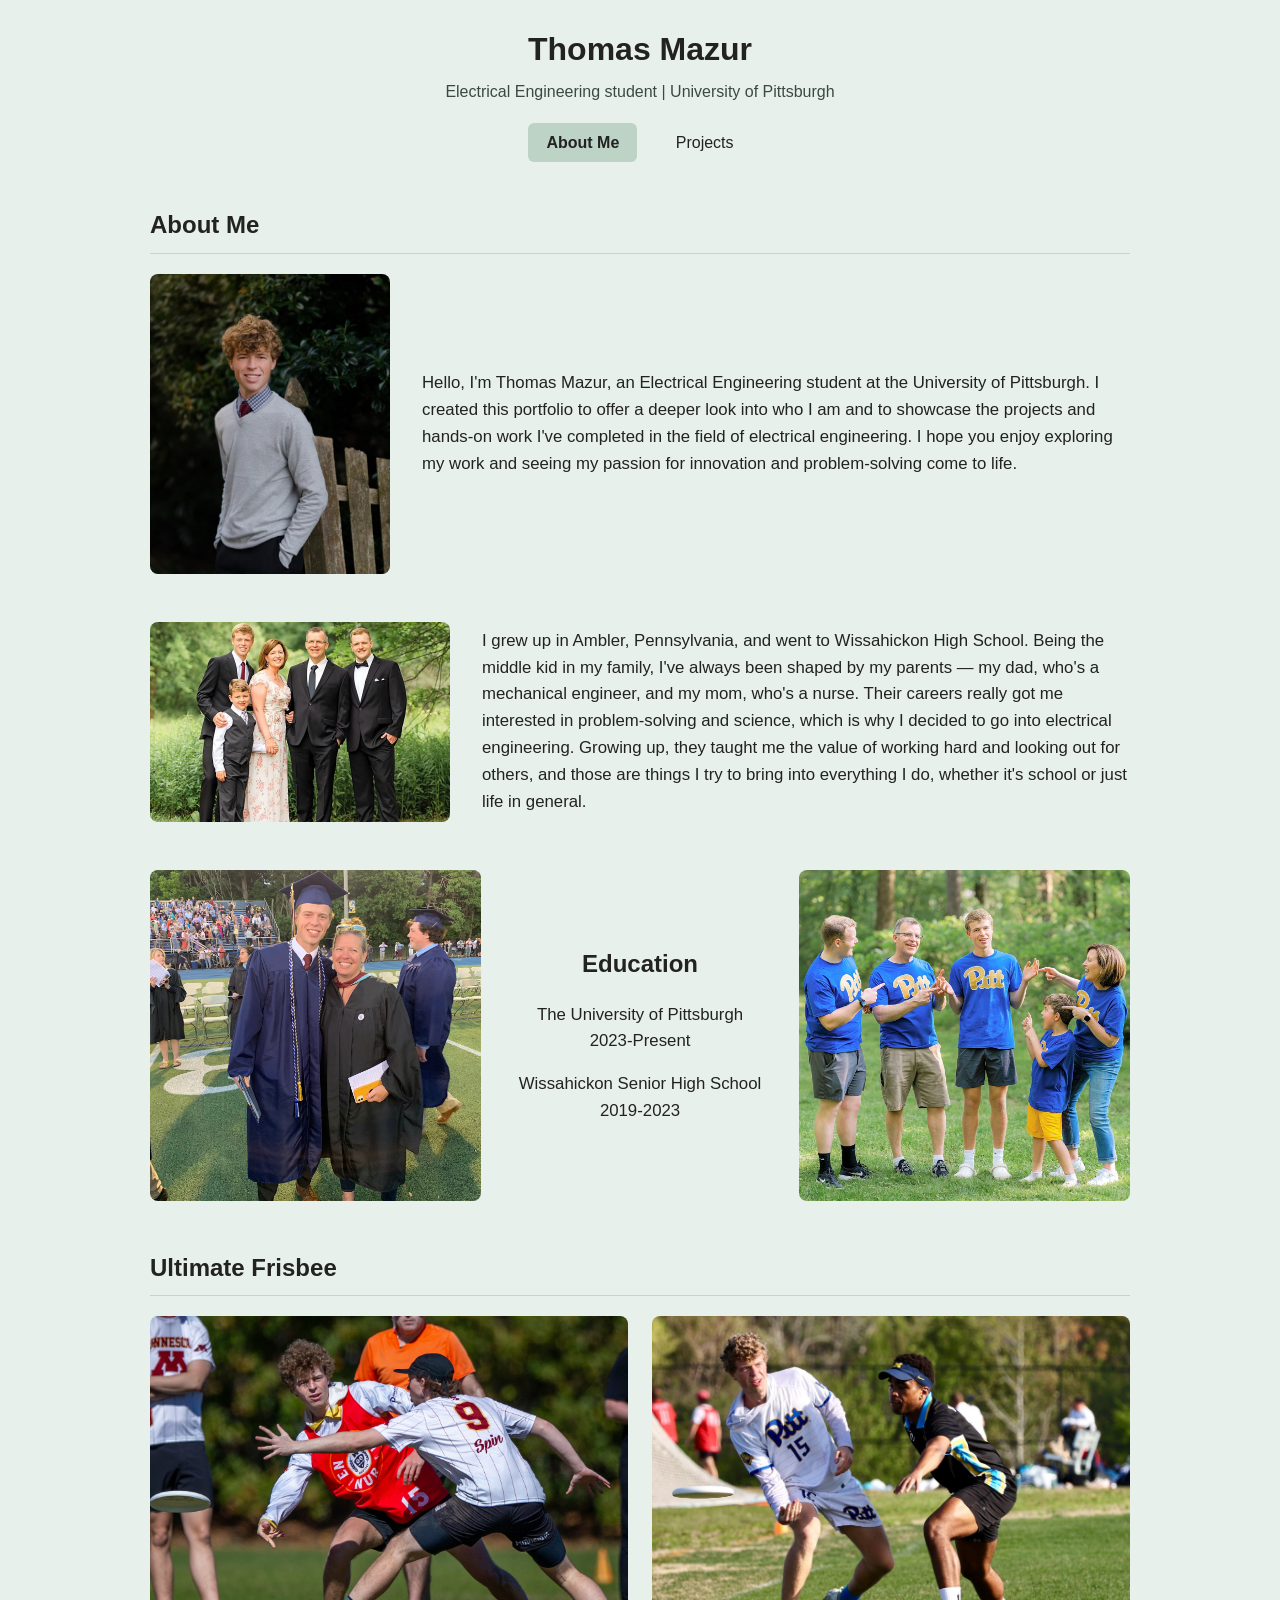
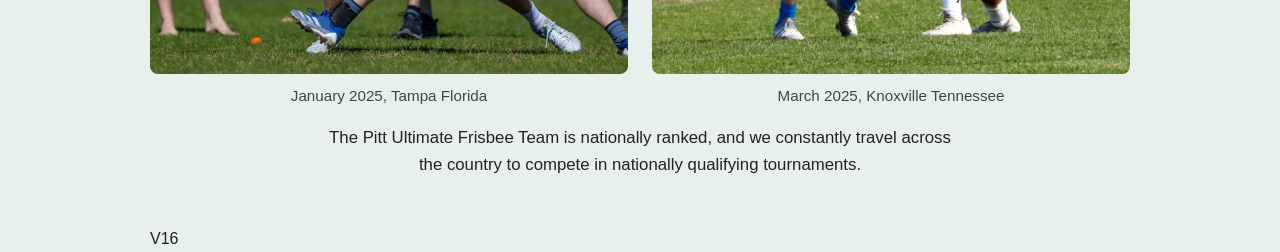
<file: index.html>
<!DOCTYPE html>
<html lang="en">
<head>
  <meta charset="UTF-8">
  <meta name="viewport" content="width=device-width, initial-scale=1">
  <title>About Me | Thomas Mazur</title>
  <link rel="stylesheet" href="style.css">
</head>
<body>
  <header>
    <h1>Thomas Mazur</h1>
    <p>Electrical Engineering student | University of Pittsburgh</p>
    <nav>
      <a href="index.html" class="active">About Me</a>
      <a href="projects.html">Projects</a>
    </nav>
  </header>

  <main>
    <h2>About Me</h2>
    <section class="intro-section">
      <figure class="intro-photo">
        <img src="mages/solo_photo.jpg" alt="Portrait of Thomas Mazur">
      </figure>
      <p class="intro-text">
        Hello, I'm Thomas Mazur, an Electrical Engineering student at the University of Pittsburgh. I created this portfolio to offer a deeper look into who I am and to showcase the projects and hands-on work I've completed in the field of electrical engineering. I hope you enjoy exploring my work and seeing my passion for innovation and problem-solving come to life.
      </p>
    </section>

    <section class="about-section">
      <figure class="about-photo">
        <img src="mages/Family_Photo.jpg" alt="Thomas Mazur with his family">
      </figure>
      <p class="about-text">
        I grew up in Ambler, Pennsylvania, and went to Wissahickon High School. Being the middle kid in my family, I've always been shaped by my parents — my dad, who's a mechanical engineer, and my mom, who's a nurse. Their careers really got me interested in problem-solving and science, which is why I decided to go into electrical engineering. Growing up, they taught me the value of working hard and looking out for others, and those are things I try to bring into everything I do, whether it's school or just life in general.
      </p>
    </section>

    <section class="education-section">
      <figure class="edu-photo">
        <img src="mages/graduation.jpg" alt="Thomas Mazur at his high school graduation">
      </figure>
      <div class="edu-text">
        <h2 class="edu-heading">Education</h2>
        <p class="edu-school">
          The University of Pittsburgh<br>
          2023-Present
        </p>
        <p class="edu-school">
          Wissahickon Senior High School<br>
          2019-2023
        </p>
      </div>
      <figure class="edu-photo">
        <img src="mages/family_pitt.jpg" alt="Thomas Mazur and his family wearing Pitt shirts">
      </figure>
    </section>

    <h2>Ultimate Frisbee</h2>
    <section class="photo-row">
      <figure>
        <img src="mages/florida_warmup_flick_huck.jpg" alt="Pitt Ultimate player defending in Tampa, Florida">
        <figcaption>January 2025, Tampa Florida</figcaption>
      </figure>

      <figure>
        <img src="mages/jose_flick.jpg" alt="Pitt Ultimate player throwing a flick in Knoxville, Tennessee">
        <figcaption>March 2025, Knoxville Tennessee</figcaption>
      </figure>
    </section>

    <p class="team-caption">
      The Pitt Ultimate Frisbee Team is nationally ranked, and we constantly travel across the country to compete in nationally qualifying tournaments.
    </p>
  </main>

  <footer class="version" id="site-version"></footer>
  <script src="version.js"></script>
</body>
</html>
</file>
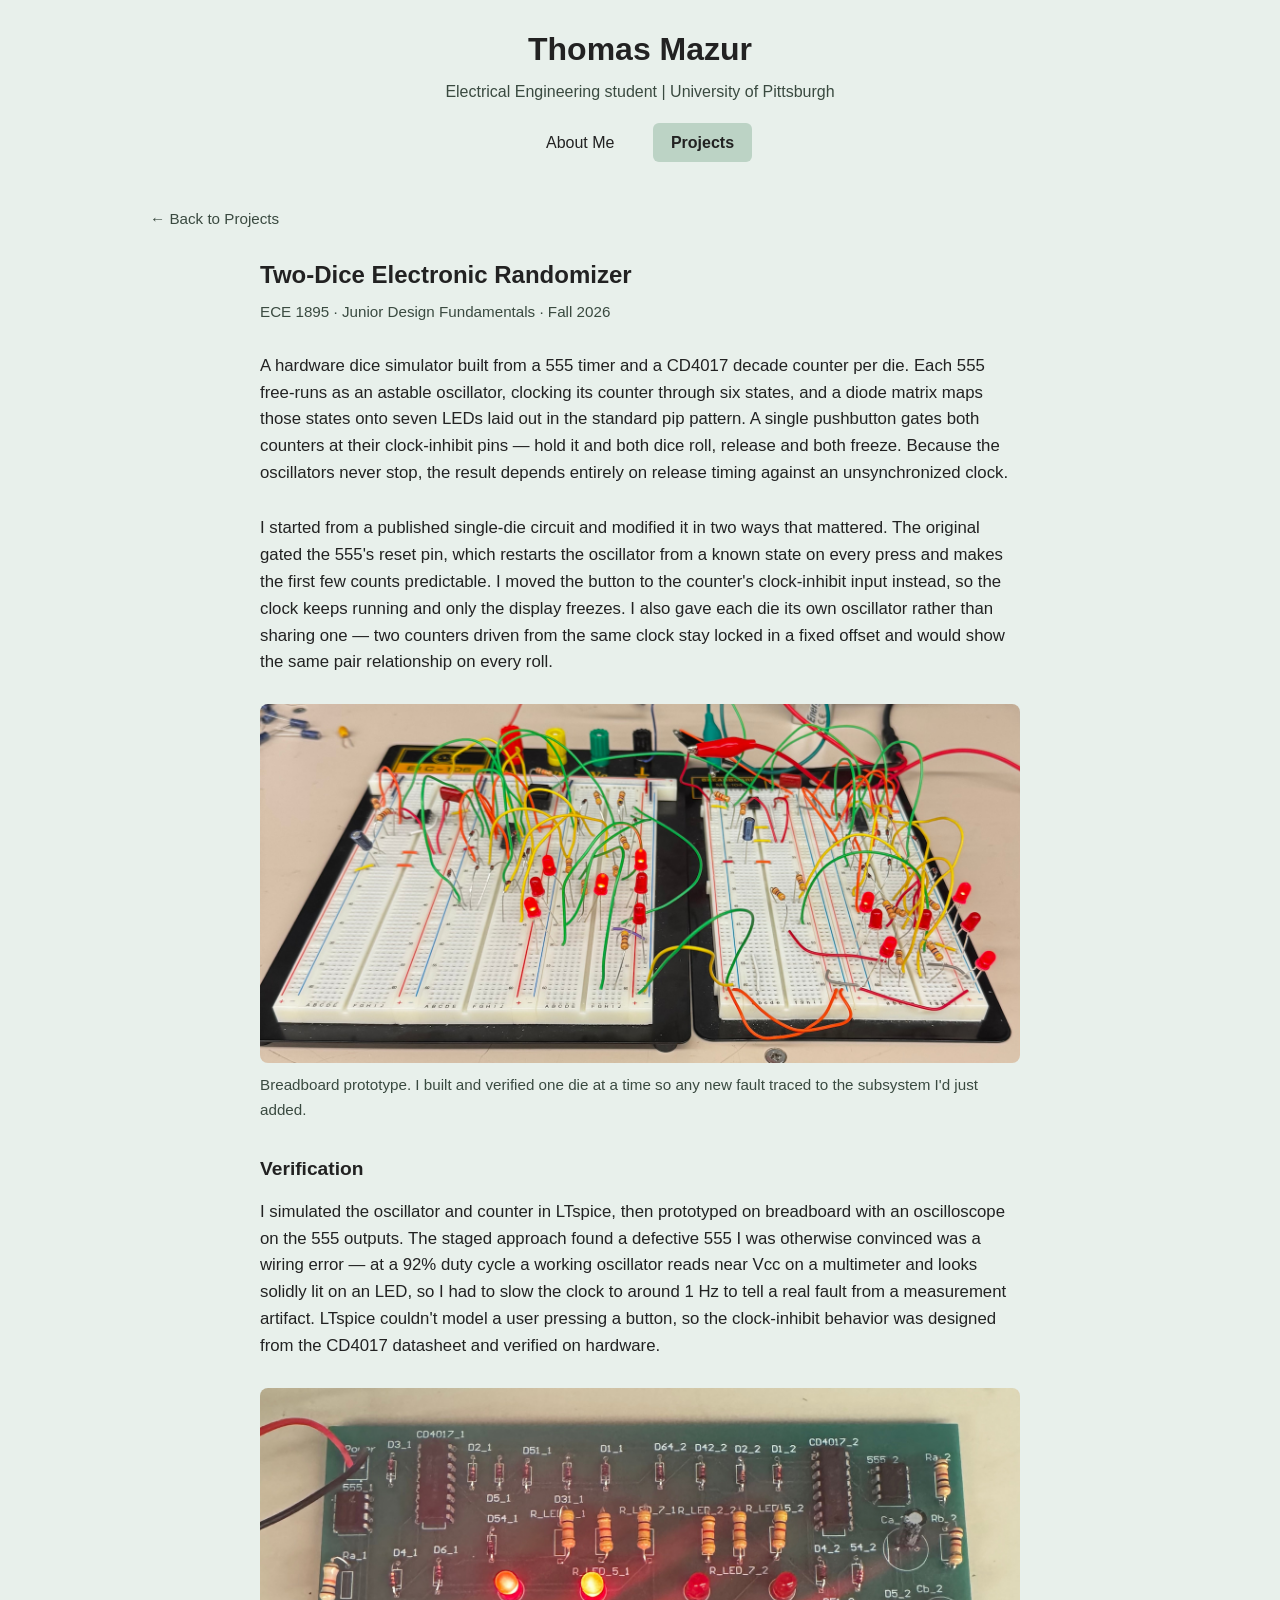
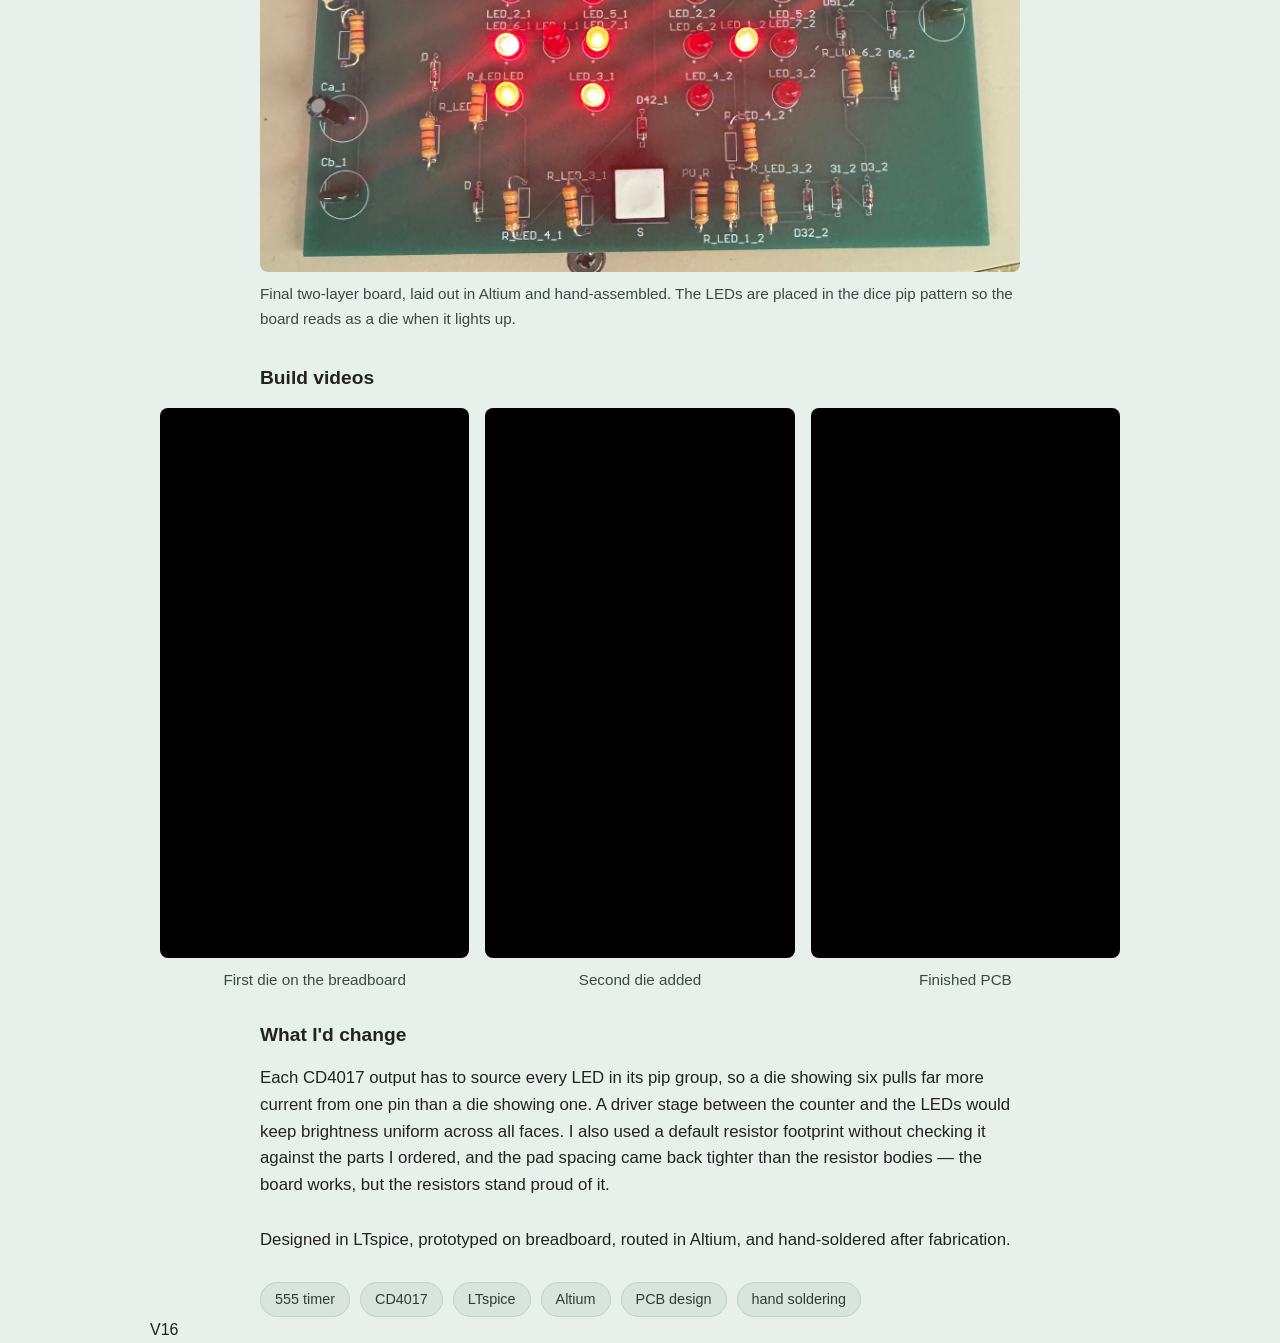
<file: dice-randomizer.html>
<!DOCTYPE html>
<html lang="en">
<head>
  <meta charset="UTF-8">
  <meta name="viewport" content="width=device-width, initial-scale=1">
  <title>Two-Dice Electronic Randomizer | Thomas Mazur</title>
  <link rel="stylesheet" href="style.css">
</head>
<body>
  <header>
    <h1>Thomas Mazur</h1>
    <p>Electrical Engineering student | University of Pittsburgh</p>
    <nav>
      <a href="index.html">About Me</a>
      <a href="projects.html" class="active">Projects</a>
    </nav>
  </header>

  <main>
    <p class="back-link"><a href="projects.html">← Back to Projects</a></p>

    <article class="project-detail">
      <h2>Two-Dice Electronic Randomizer</h2>
      <p class="project-meta">ECE 1895 · Junior Design Fundamentals · Fall 2026</p>

      <p>
        A hardware dice simulator built from a 555 timer and a CD4017 decade counter per die. Each 555 free-runs as an astable oscillator, clocking its counter through six states, and a diode matrix maps those states onto seven LEDs laid out in the standard pip pattern. A single pushbutton gates both counters at their clock-inhibit pins — hold it and both dice roll, release and both freeze. Because the oscillators never stop, the result depends entirely on release timing against an unsynchronized clock.
      </p>

      <p>
        I started from a published single-die circuit and modified it in two ways that mattered. The original gated the 555's reset pin, which restarts the oscillator from a known state on every press and makes the first few counts predictable. I moved the button to the counter's clock-inhibit input instead, so the clock keeps running and only the display freezes. I also gave each die its own oscillator rather than sharing one — two counters driven from the same clock stay locked in a fixed offset and would show the same pair relationship on every roll.
      </p>

      <figure class="project-figure">
        <img src="mages/555_sim_breadboard.jpg" alt="Breadboard prototype of the two-dice randomizer">
        <figcaption>
          Breadboard prototype. I built and verified one die at a time so any new fault traced to the subsystem I'd just added.
        </figcaption>
      </figure>

      <h3>Verification</h3>
      <p>
        I simulated the oscillator and counter in LTspice, then prototyped on breadboard with an oscilloscope on the 555 outputs. The staged approach found a defective 555 I was otherwise convinced was a wiring error — at a 92% duty cycle a working oscillator reads near Vcc on a multimeter and looks solidly lit on an LED, so I had to slow the clock to around 1 Hz to tell a real fault from a measurement artifact. LTspice couldn't model a user pressing a button, so the clock-inhibit behavior was designed from the CD4017 datasheet and verified on hardware.
      </p>

      <figure class="project-figure">
        <img src="mages/Finished_pcb_pic.jpg" alt="Final two-layer PCB with LEDs arranged in a dice pip pattern">
        <figcaption>
          Final two-layer board, laid out in Altium and hand-assembled. The LEDs are placed in the dice pip pattern so the board reads as a die when it lights up.
        </figcaption>
      </figure>

      <section class="video-section">
        <h3>Build videos</h3>
        <div class="video-row">
          <figure class="video">
            <div class="video-frame">
              <iframe src="https://www.youtube.com/embed/OQvZ_WvP3nw" title="First die on the breadboard" allow="accelerometer; autoplay; clipboard-write; encrypted-media; gyroscope; picture-in-picture; web-share" allowfullscreen></iframe>
            </div>
            <figcaption>First die on the breadboard</figcaption>
          </figure>

          <figure class="video">
            <div class="video-frame">
              <iframe src="https://www.youtube.com/embed/ho9SvhmZh_g" title="Second die added to the breadboard" allow="accelerometer; autoplay; clipboard-write; encrypted-media; gyroscope; picture-in-picture; web-share" allowfullscreen></iframe>
            </div>
            <figcaption>Second die added</figcaption>
          </figure>

          <figure class="video">
            <div class="video-frame">
              <iframe src="https://www.youtube.com/embed/RK1j9eI2jDo" title="Finished PCB" allow="accelerometer; autoplay; clipboard-write; encrypted-media; gyroscope; picture-in-picture; web-share" allowfullscreen></iframe>
            </div>
            <figcaption>Finished PCB</figcaption>
          </figure>
        </div>
      </section>

      <h3>What I'd change</h3>
      <p>
        Each CD4017 output has to source every LED in its pip group, so a die showing six pulls far more current from one pin than a die showing one. A driver stage between the counter and the LEDs would keep brightness uniform across all faces. I also used a default resistor footprint without checking it against the parts I ordered, and the pad spacing came back tighter than the resistor bodies — the board works, but the resistors stand proud of it.
      </p>

      <p>
        Designed in LTspice, prototyped on breadboard, routed in Altium, and hand-soldered after fabrication.
      </p>

      <ul class="tools">
        <li>555 timer</li>
        <li>CD4017</li>
        <li>LTspice</li>
        <li>Altium</li>
        <li>PCB design</li>
        <li>hand soldering</li>
      </ul>
    </article>
  </main>

  <footer class="version" id="site-version"></footer>
  <script src="version.js"></script>
</body>
</html>
</file>
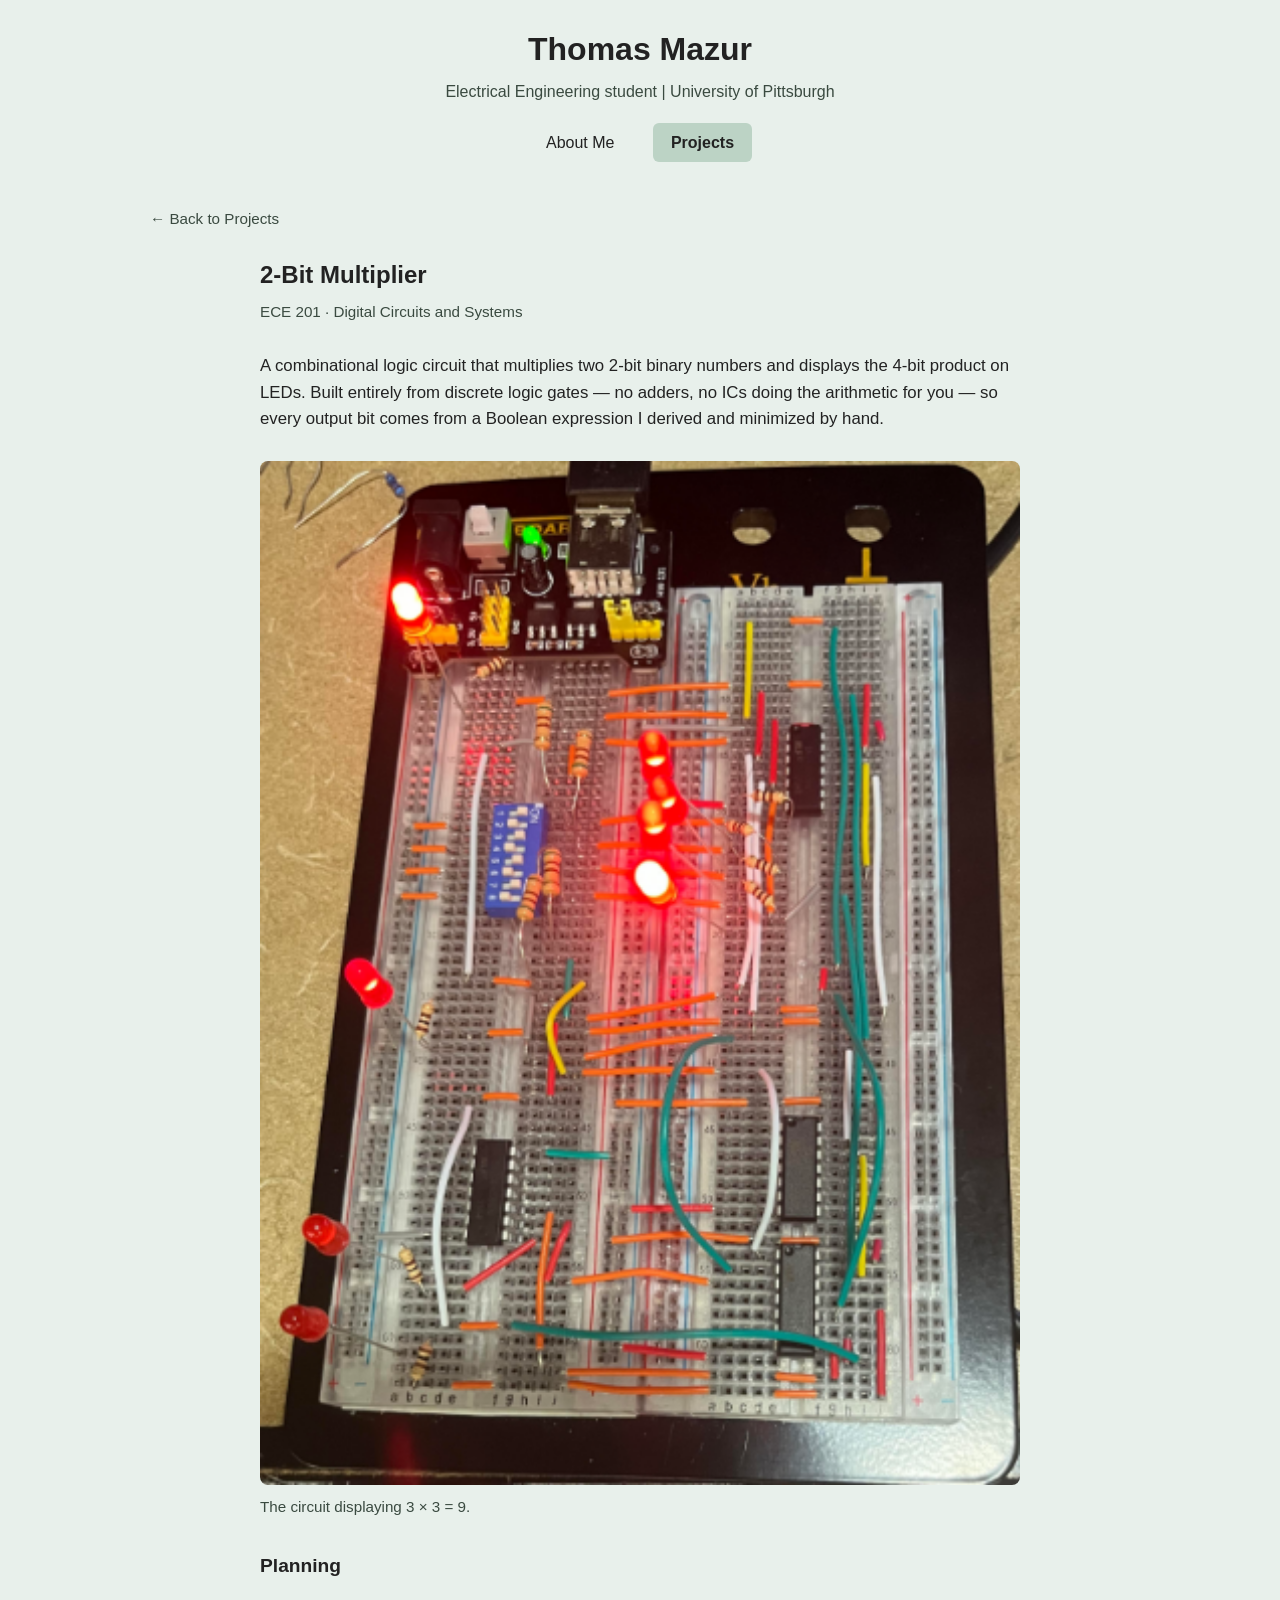
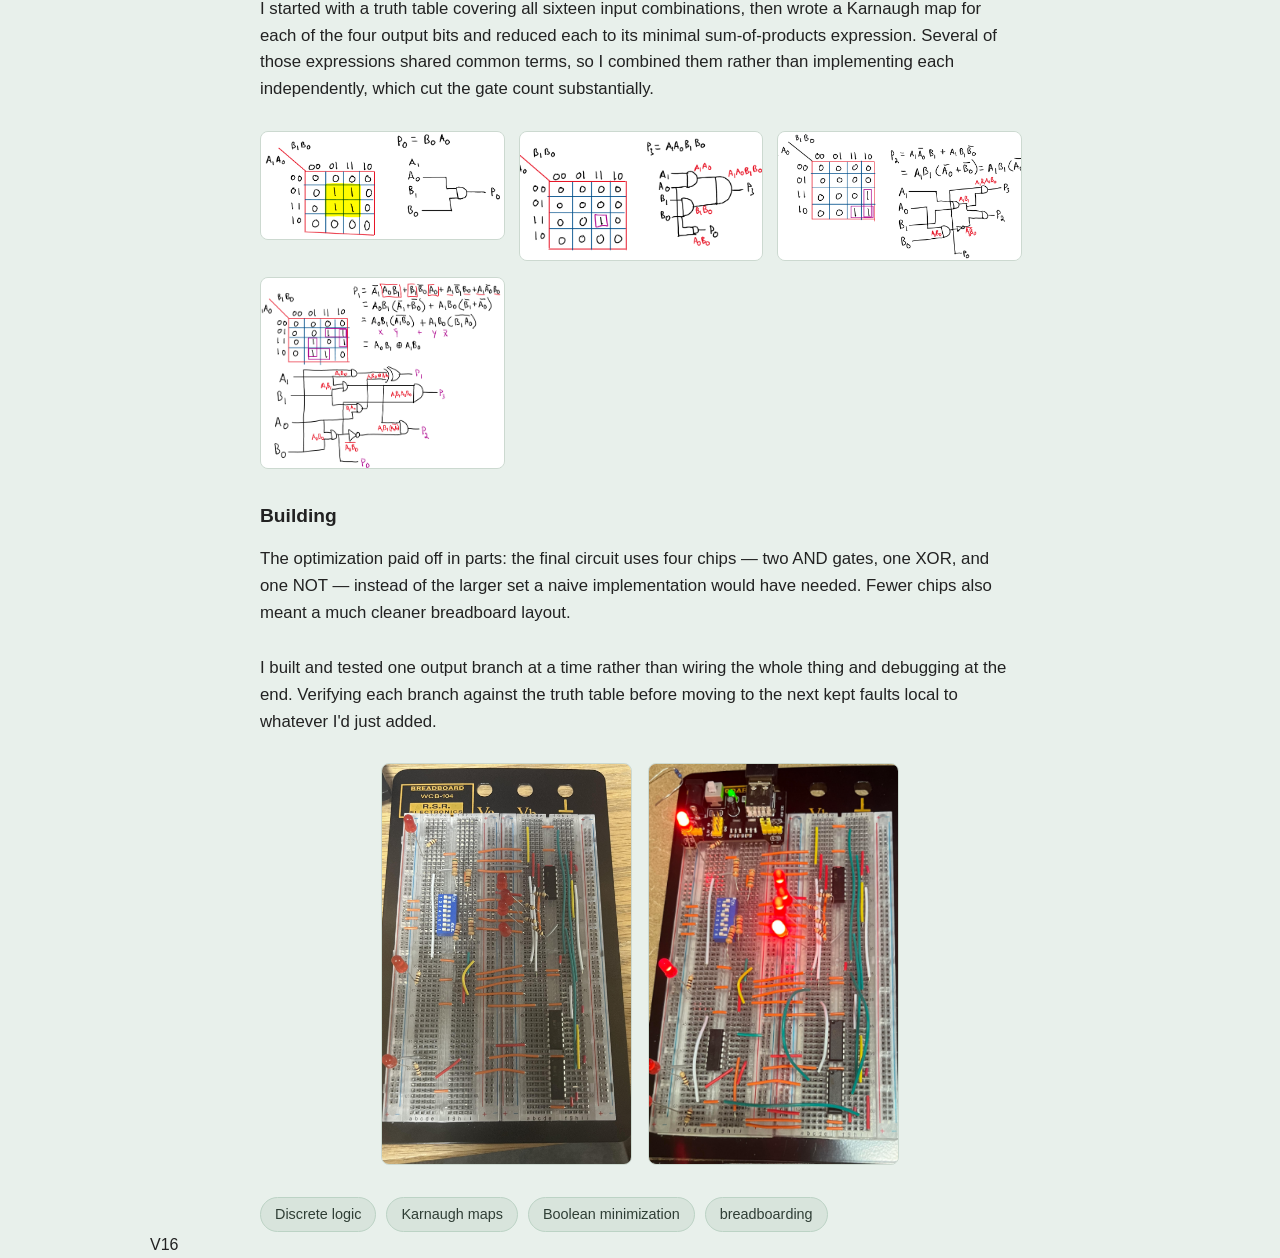
<file: multiplier.html>
<!DOCTYPE html>
<html lang="en">
<head>
  <meta charset="UTF-8">
  <meta name="viewport" content="width=device-width, initial-scale=1">
  <title>2-Bit Multiplier | Thomas Mazur</title>
  <link rel="stylesheet" href="style.css">
</head>
<body>
  <header>
    <h1>Thomas Mazur</h1>
    <p>Electrical Engineering student | University of Pittsburgh</p>
    <nav>
      <a href="index.html">About Me</a>
      <a href="projects.html" class="active">Projects</a>
    </nav>
  </header>

  <main>
    <p class="back-link"><a href="projects.html">← Back to Projects</a></p>

    <article class="project-detail">
      <h2>2-Bit Multiplier</h2>
      <p class="project-meta">ECE 201 · Digital Circuits and Systems</p>

      <p>
        A combinational logic circuit that multiplies two 2-bit binary numbers and displays the 4-bit product on LEDs. Built entirely from discrete logic gates — no adders, no ICs doing the arithmetic for you — so every output bit comes from a Boolean expression I derived and minimized by hand.
      </p>

      <figure class="project-figure">
        <img src="mages/multiplier_3x3.png" alt="2-bit multiplier circuit displaying 3 times 3 equals 9">
        <figcaption>The circuit displaying 3 × 3 = 9.</figcaption>
      </figure>

      <h3>Planning</h3>
      <p>
        I started with a truth table covering all sixteen input combinations, then wrote a Karnaugh map for each of the four output bits and reduced each to its minimal sum-of-products expression. Several of those expressions shared common terms, so I combined them rather than implementing each independently, which cut the gate count substantially.
      </p>

      <div class="photo-grid">
        <img src="mages/multiplier_kmap1.png" alt="Karnaugh map for multiplier output bit 1">
        <img src="mages/multiplier_kmap2.png" alt="Karnaugh map for multiplier output bit 2">
        <img src="mages/multiplier_kmap3.png" alt="Karnaugh map for multiplier output bit 3">
        <img src="mages/multiplier_kmap4.png" alt="Karnaugh map for multiplier output bit 4">
      </div>

      <h3>Building</h3>
      <p>
        The optimization paid off in parts: the final circuit uses four chips — two AND gates, one XOR, and one NOT — instead of the larger set a naive implementation would have needed. Fewer chips also meant a much cleaner breadboard layout.
      </p>
      <p>
        I built and tested one output branch at a time rather than wiring the whole thing and debugging at the end. Verifying each branch against the truth table before moving to the next kept faults local to whatever I'd just added.
      </p>

      <div class="build-grid">
        <img src="mages/multiplier_build1.png" alt="Breadboard build of the 2-bit multiplier">
        <img src="mages/multiplier_build2.png" alt="Breadboard build of the 2-bit multiplier">
      </div>

      <ul class="tools">
        <li>Discrete logic</li>
        <li>Karnaugh maps</li>
        <li>Boolean minimization</li>
        <li>breadboarding</li>
      </ul>
    </article>
  </main>

  <footer class="version" id="site-version"></footer>
  <script src="version.js"></script>
</body>
</html>
</file>
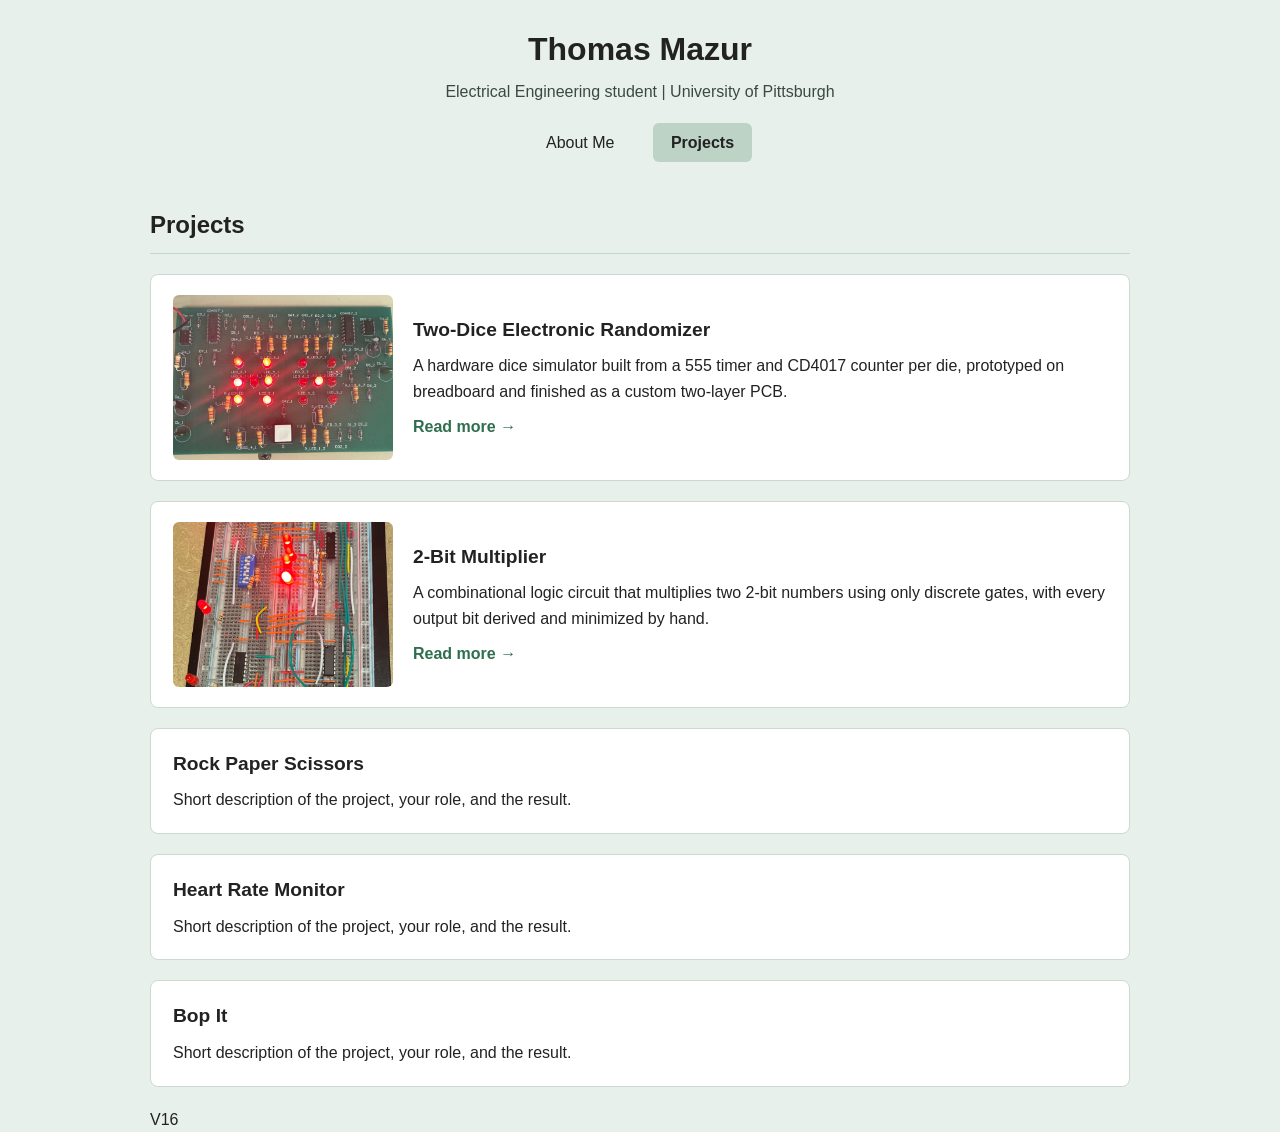
<file: projects.html>
<!DOCTYPE html>
<html lang="en">
<head>
  <meta charset="UTF-8">
  <meta name="viewport" content="width=device-width, initial-scale=1">
  <title>Projects | Thomas Mazur</title>
  <link rel="stylesheet" href="style.css">
</head>
<body>
  <header>
    <h1>Thomas Mazur</h1>
    <p>Electrical Engineering student | University of Pittsburgh</p>
    <nav>
      <a href="index.html">About Me</a>
      <a href="projects.html" class="active">Projects</a>
    </nav>
  </header>

  <main>
    <h2>Projects</h2>

    <a class="project project-link" href="dice-randomizer.html">
      <img class="project-thumb" src="mages/Finished_pcb_pic.jpg" alt="Finished two-layer PCB for the dice randomizer">
      <div class="project-body">
        <h3>Two-Dice Electronic Randomizer</h3>
        <p>A hardware dice simulator built from a 555 timer and CD4017 counter per die, prototyped on breadboard and finished as a custom two-layer PCB.</p>
        <span class="read-more">Read more →</span>
      </div>
    </a>

    <a class="project project-link" href="multiplier.html">
      <img class="project-thumb" src="mages/multiplier_3x3.png" alt="2-bit multiplier circuit displaying 3 times 3 equals 9">
      <div class="project-body">
        <h3>2-Bit Multiplier</h3>
        <p>A combinational logic circuit that multiplies two 2-bit numbers using only discrete gates, with every output bit derived and minimized by hand.</p>
        <span class="read-more">Read more →</span>
      </div>
    </a>

    <div class="project">
      <h3>Rock Paper Scissors</h3>
      <p>Short description of the project, your role, and the result.</p>
    </div>

    <div class="project">
      <h3>Heart Rate Monitor</h3>
      <p>Short description of the project, your role, and the result.</p>
    </div>

    <div class="project">
      <h3>Bop It</h3>
      <p>Short description of the project, your role, and the result.</p>
    </div>
  </main>

  <footer class="version" id="site-version"></footer>
  <script src="version.js"></script>
</body>
</html>
</file>
<file: style.css>
img {
  max-width: 100%;
  height: auto;
}

body {
  font-family: Arial, sans-serif;
  max-width: 980px;
  margin: 0 auto;
  padding: 24px 20px 0;
  line-height: 1.6;
  color: #222;
  background: #e8f0eb;
}

header {
  text-align: center;
  margin-bottom: 44px;
}

header h1 {
  margin: 0 0 4px;
}

header p {
  margin: 0 0 18px;
  color: #3a4a40;
}

nav a {
  display: inline-block;
  margin: 0 8px;
  padding: 7px 18px;
  color: #222;
  text-decoration: none;
  border-radius: 6px;
}

nav a:hover {
  background: #d3e2d9;
}

nav a.active {
  background: #bcd3c5;
  font-weight: bold;
}

h2 {
  font-size: 1.5rem;
  margin: 0 0 20px;
  padding-bottom: 8px;
  border-bottom: 1px solid #c3d6ca;
}

/* Intro and About: photo + text side by side */
.intro-section,
.about-section {
  display: flex;
  align-items: center;
  gap: 32px;
  margin-bottom: 48px;
}

.intro-photo {
  margin: 0;
  flex: 0 0 240px;
}

.intro-photo img {
  width: 100%;
  aspect-ratio: 4 / 5;
  object-fit: cover;
  border-radius: 8px;
  display: block;
}

.about-photo {
  margin: 0;
  flex: 0 0 300px;
}

.about-photo img {
  width: 100%;
  aspect-ratio: 3 / 2;
  object-fit: cover;
  border-radius: 8px;
  display: block;
}

.intro-text,
.about-text {
  flex: 1;
  font-size: 1.05rem;
  margin: 0;
}

/* Education: photo | text | photo */
.education-section {
  display: flex;
  align-items: center;
  gap: 28px;
  margin-bottom: 48px;
}

.edu-photo {
  margin: 0;
  flex: 1 1 0;
  min-width: 0;
}

.edu-photo img {
  width: 100%;
  height: auto;
  border-radius: 8px;
  display: block;
}

.edu-text {
  flex: 0 0 auto;
  text-align: center;
  padding: 0 10px;
}

.edu-heading {
  font-size: 1.5rem;
  margin: 0 0 18px;
  padding-bottom: 0;
  border-bottom: none;
}

.edu-school {
  margin: 0 0 16px;
  font-size: 1.05rem;
}

.edu-school:last-child {
  margin-bottom: 0;
}

/* Frisbee: two equal photos with centered captions */
.photo-row {
  display: flex;
  gap: 24px;
  margin-bottom: 16px;
}

.photo-row figure {
  margin: 0;
  flex: 1 1 0;
  min-width: 0;
  text-align: center;
}

.photo-row img {
  width: 100%;
  aspect-ratio: 4 / 3;
  object-fit: cover;
  border-radius: 8px;
  display: block;
}

.photo-row figcaption {
  margin-top: 10px;
  font-size: 0.95rem;
  color: #3a4a40;
}

.team-caption {
  text-align: center;
  font-size: 1.05rem;
  max-width: 640px;
  margin: 0 auto 48px;
}

/* Projects list */
.project {
  background: #fff;
  border: 1px solid #ccd9d0;
  border-radius: 8px;
  padding: 20px 22px;
  margin-bottom: 20px;
}

.project h3 {
  margin: 0 0 8px;
  font-size: 1.2rem;
}

.project p {
  margin: 0;
}

.read-more {
  display: inline-block;
  margin-top: 10px;
  color: #2f6e4f;
  text-decoration: none;
  font-weight: bold;
}

.read-more:hover {
  text-decoration: underline;
}

/* Clickable project card with thumbnail */
.project-link {
  display: flex;
  gap: 20px;
  align-items: center;
  text-decoration: none;
  color: inherit;
  transition: border-color 0.15s ease, box-shadow 0.15s ease;
}

.project-link:hover {
  border-color: #9ec0ac;
  box-shadow: 0 3px 12px rgba(0, 0, 0, 0.08);
}

.project-thumb {
  flex: 0 0 220px;
  width: 220px;
  aspect-ratio: 4 / 3;
  object-fit: cover;
  border-radius: 6px;
  display: block;
}

.project-body {
  flex: 1;
  min-width: 0;
}

/* Project detail page */
.back-link {
  margin: 0 0 24px;
}

.back-link a {
  color: #3a4a40;
  font-size: 0.95rem;
  text-decoration: none;
}

.back-link a:hover {
  text-decoration: underline;
}

.project-detail {
  max-width: 760px;
  margin: 0 auto;
  font-size: 1.05rem;
}

.project-detail h2 {
  margin: 0 0 6px;
  padding-bottom: 0;
  border-bottom: none;
}

.project-detail h3 {
  font-size: 1.2rem;
  margin: 0 0 14px;
}

.project-meta {
  margin: 0 0 28px;
  color: #3a4a40;
  font-size: 0.95rem;
}

.project-detail p {
  margin: 0 0 28px;
}

.project-figure {
  margin: 0 0 32px;
}

.project-figure img {
  width: 100%;
  border-radius: 8px;
  display: block;
}

.project-figure figcaption {
  margin-top: 10px;
  font-size: 0.95rem;
  color: #3a4a40;
}

/* Grid of images with no captions (K-maps) */
.photo-grid {
  display: grid;
  grid-template-columns: repeat(auto-fit, minmax(220px, 1fr));
  gap: 16px;
  margin: 0 0 32px;
}

.photo-grid img {
  width: 100%;
  height: auto;
  border: 1px solid #ccd9d0;
  border-radius: 8px;
  display: block;
}

/* Smaller centered photos (breadboard build shots) */
.build-grid {
  display: flex;
  flex-wrap: wrap;
  justify-content: center;
  gap: 16px;
  margin: 0 0 32px;
}

.build-grid img {
  max-width: 320px;
  max-height: 400px;
  width: auto;
  height: auto;
  border: 1px solid #ccd9d0;
  border-radius: 8px;
  display: block;
}

.tools {
  list-style: none;
  padding: 0;
  margin: 4px 0 0;
  display: flex;
  flex-wrap: wrap;
  gap: 10px;
}

.tools li {
  background: #d8e4dc;
  border: 1px solid #bcd3c5;
  border-radius: 999px;
  padding: 5px 14px;
  font-size: 0.9rem;
  color: #2f3e35;
}

/* Project videos (vertical Shorts) */
.video-row {
  position: relative;
  left: 50%;
  transform: translateX(-50%);
  width: min(960px, calc(100vw - 32px));
  display: flex;
  gap: 16px;
  justify-content: center;
  flex-wrap: nowrap;
  margin-bottom: 28px;
}

.video {
  margin: 0;
  flex: 1 1 0;
  min-width: 0;
  text-align: center;
}

.video-frame {
  position: relative;
  width: 100%;
  aspect-ratio: 9 / 16;
  border-radius: 8px;
  overflow: hidden;
  background: #000;
}

.video-frame iframe {
  position: absolute;
  top: 0;
  left: 0;
  width: 100%;
  height: 100%;
  border: 0;
}

.video figcaption {
  margin-top: 10px;
  font-size: 0.95rem;
  color: #3a4a40;
}

/* Stack on phones */
@media (max-width: 700px) {
  .intro-section,
  .about-section,
  .education-section,
  .photo-row,
  .video-row {
    flex-direction: column;
    text-align: center;
  }

  .intro-photo,
  .about-photo,
  .edu-photo {
    flex: 0 0 auto;
    width: 100%;
    max-width: 320px;
    margin: 0 auto;
  }

  .video {
    flex: 0
</file>
